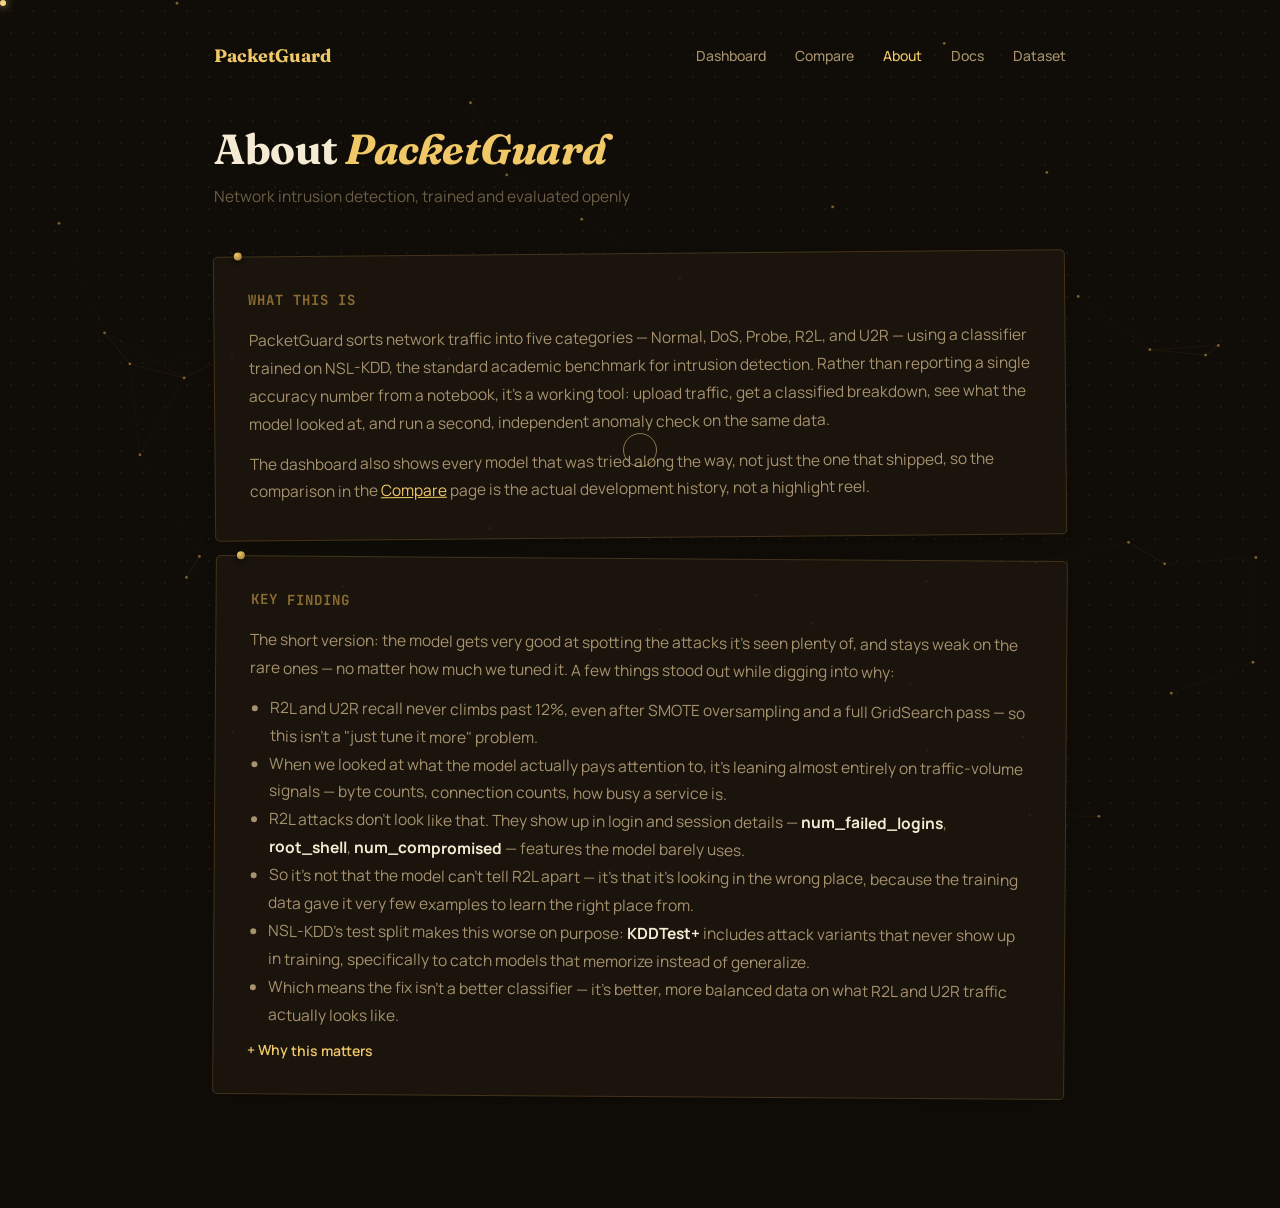
<file: templates/about.html>
<!DOCTYPE html>
<html>
<head>
    <title>About — PacketGuard</title>
    <link rel="preconnect" href="https://fonts.googleapis.com">
    <link href="https://fonts.googleapis.com/css2?family=Fraunces:opsz,wght@9..144,500;9..144,600;9..144,700&family=Manrope:wght@400;500;600;700;800&family=JetBrains+Mono:wght@500;600;700&display=swap" rel="stylesheet">
    <link rel="stylesheet" href="/static/fx.css">
    <style>
        * { box-sizing: border-box; }
        :root {
            --bg: #100D08;
            --panel: rgba(28,22,14,0.88);
            --panel-border: rgba(212,164,78,0.22);
            --gold: #D4A24E;
            --gold-bright: #F0C868;
            --gold-dim: #8A6B32;
            --ink: #F5EAD3;
            --ink-dim: #A6926E;
            --ink-faint: #6B5D45;
        }
        html, body {
            margin: 0; min-height: 100vh; font-family: 'Manrope', sans-serif;
            background: var(--bg); color: var(--ink); position: relative;
        }
        body::before {
            content: ""; position: fixed; inset: 0;
            background-image: radial-gradient(rgba(212,164,78,0.07) 1px, transparent 1px);
            background-size: 22px 22px;
            pointer-events: none; z-index: 1;
        }
        .wrap { max-width: 900px; margin: 0 auto; padding: 44px 24px 90px; position: relative; z-index: 2; }
        nav { display: flex; justify-content: space-between; align-items: center; font-size: 14px; margin-bottom: 56px; }
        nav a { color: var(--ink-dim); text-decoration: none; margin-left: 26px; font-weight: 500; }
        nav a.active { color: var(--gold-bright); }
        .brand { color: var(--gold-bright) !important; font-family: 'Fraunces', serif; font-weight: 700; font-size: 18px; margin-left: 0 !important; }

        h1 { font-family: 'Fraunces', serif; font-weight: 700; font-size: 42px; color: var(--ink); margin: 0 0 10px; letter-spacing: -0.5px; }
        h1 span { color: var(--gold-bright); font-style: italic; }
        .subhead { font-size: 15.5px; color: var(--ink-faint); margin: 0 0 46px; }

        .card {
            background: var(--panel); border: 1px solid var(--panel-border);
            border-radius: 5px; padding: 34px; margin-bottom: 20px; position: relative;
            box-shadow: 0 10px 24px -16px rgba(0,0,0,0.6);
            transition: transform 0.2s ease;
        }
        .card::before {
            content: ""; position: absolute; top: -5px; left: 20px;
            width: 8px; height: 8px; border-radius: 50%;
            background: radial-gradient(circle at 35% 30%, var(--gold-bright), var(--gold-dim));
            box-shadow: 0 2px 5px rgba(0,0,0,0.5);
        }
        .card:hover { transform: rotate(0deg) translateY(-2px) !important; }
        .card h2 {
            font-family: 'JetBrains Mono', monospace;
            font-size: 14px; text-transform: uppercase; letter-spacing: 1px;
            color: var(--gold-dim); margin: 0 0 18px; display: flex; align-items: center;
        }
        .card p, .card ul { font-size: 15.5px; color: var(--ink-dim); line-height: 1.8; margin: 0 0 12px; padding-left: 0; }
        .card ul { padding-left: 20px; }
        .card p:last-child, .card ul:last-child { margin-bottom: 0; }
        .card strong { color: var(--ink); }

        details.exp summary { list-style: none; cursor: pointer; color: var(--gold-bright); font-size: 14px; font-weight: 600; margin-top: 6px; }
        details.exp summary::-webkit-details-marker { display: none; }
        details.exp summary::before { content: "+ "; }
        details.exp[open] summary::before { content: "– "; }
        details.exp .exp-body {
            font-size: 14.5px; color: var(--ink-dim); line-height: 1.75; margin-top: 12px;
            padding-top: 12px; border-top: 1px solid var(--panel-border);
        }

        .card:nth-of-type(1) { transform: rotate(-0.5deg); }
        .card:nth-of-type(2) { transform: rotate(0.4deg); margin-top: 6px; }

        @keyframes popJump {
            0% { opacity: 0; transform: translateY(36px) scale(0.9) rotate(var(--r, 0deg)); }
            55% { opacity: 1; transform: translateY(-8px) scale(1.03) rotate(var(--r, 0deg)); }
            75% { transform: translateY(3px) scale(0.99) rotate(var(--r, 0deg)); }
            100% { opacity: 1; transform: translateY(0) scale(1) rotate(var(--r, 0deg)); }
        }
        .pop { opacity: 0; animation: popJump 0.7s cubic-bezier(.34,1.56,.64,1) forwards; }
        .card.pop:nth-of-type(1) { animation-delay: 0.05s; }
        .card.pop:nth-of-type(2) { animation-delay: 0.15s; }
    </style>
</head>
<body>
<canvas id="pg-bg" class="pg-bg-canvas"></canvas>

<div class="wrap">
    <nav>
        <a href="/" class="brand">PacketGuard</a>
        <div>
            <a href="/dashboard">Dashboard</a>
            <a href="/compare">Compare</a>
            <a href="/about" class="active">About</a>
            <a href="/docs">Docs</a>
            <a href="/dataset">Dataset</a>
        </div>
    </nav>

    <h1>About <span>PacketGuard</span></h1>
    <p class="subhead">Network intrusion detection, trained and evaluated openly</p>

    <div class="card pop" style="--r: -0.5deg;">
        <h2>What This Is</h2>
        <p>PacketGuard sorts network traffic into five categories — Normal, DoS, Probe, R2L,
        and U2R — using a classifier trained on NSL-KDD, the standard academic benchmark for
        intrusion detection. Rather than reporting a single accuracy number from a notebook,
        it's a working tool: upload traffic, get a classified breakdown, see what the model
        looked at, and run a second, independent anomaly check on the same data.</p>
        <p>The dashboard also shows every model that was tried along the way, not just the one
        that shipped, so the comparison in the <a href="/compare" style="color:#F0C868;">Compare</a>
        page is the actual development history, not a highlight reel.</p>
    </div>

    <div class="card pop" style="--r: 0.4deg;">
        <h2>Key Finding</h2>
        <p>The short version: the model gets very good at spotting the attacks it's seen
        plenty of, and stays weak on the rare ones — no matter how much we tuned it. A few
        things stood out while digging into why:</p>
        <ul>
            <li>R2L and U2R recall never climbs past 12%, even after SMOTE oversampling and a
            full GridSearch pass — so this isn't a "just tune it more" problem.</li>
            <li>When we looked at what the model actually pays attention to, it's leaning
            almost entirely on traffic-volume signals — byte counts, connection counts, how
            busy a service is.</li>
            <li>R2L attacks don't look like that. They show up in login and session details —
            <strong>num_failed_logins</strong>, <strong>root_shell</strong>,
            <strong>num_compromised</strong> — features the model barely uses.</li>
            <li>So it's not that the model can't tell R2L apart — it's that it's looking in
            the wrong place, because the training data gave it very few examples to learn the
            right place from.</li>
            <li>NSL-KDD's test split makes this worse on purpose: <strong>KDDTest+</strong>
            includes attack variants that never show up in training, specifically to catch
            models that memorize instead of generalize.</li>
            <li>Which means the fix isn't a better classifier — it's better, more balanced
            data on what R2L and U2R traffic actually looks like.</li>
        </ul>
        <details class="exp">
            <summary>Why this matters</summary>
            <div class="exp-body">
                This is the difference between a tuning problem and a data problem, and it
                changes what you'd try next. Throwing more grid search at this model won't
                move the needle — what would help is either collecting more R2L/U2R examples,
                engineering features closer to what those attacks actually change, or accepting
                that a supervised classifier alone won't catch them and leaning harder on the
                anomaly-detection path instead.
            </div>
        </details>
    </div>
</div>

<script src="/static/fx.js"></script>
</body>
</html>
</file>
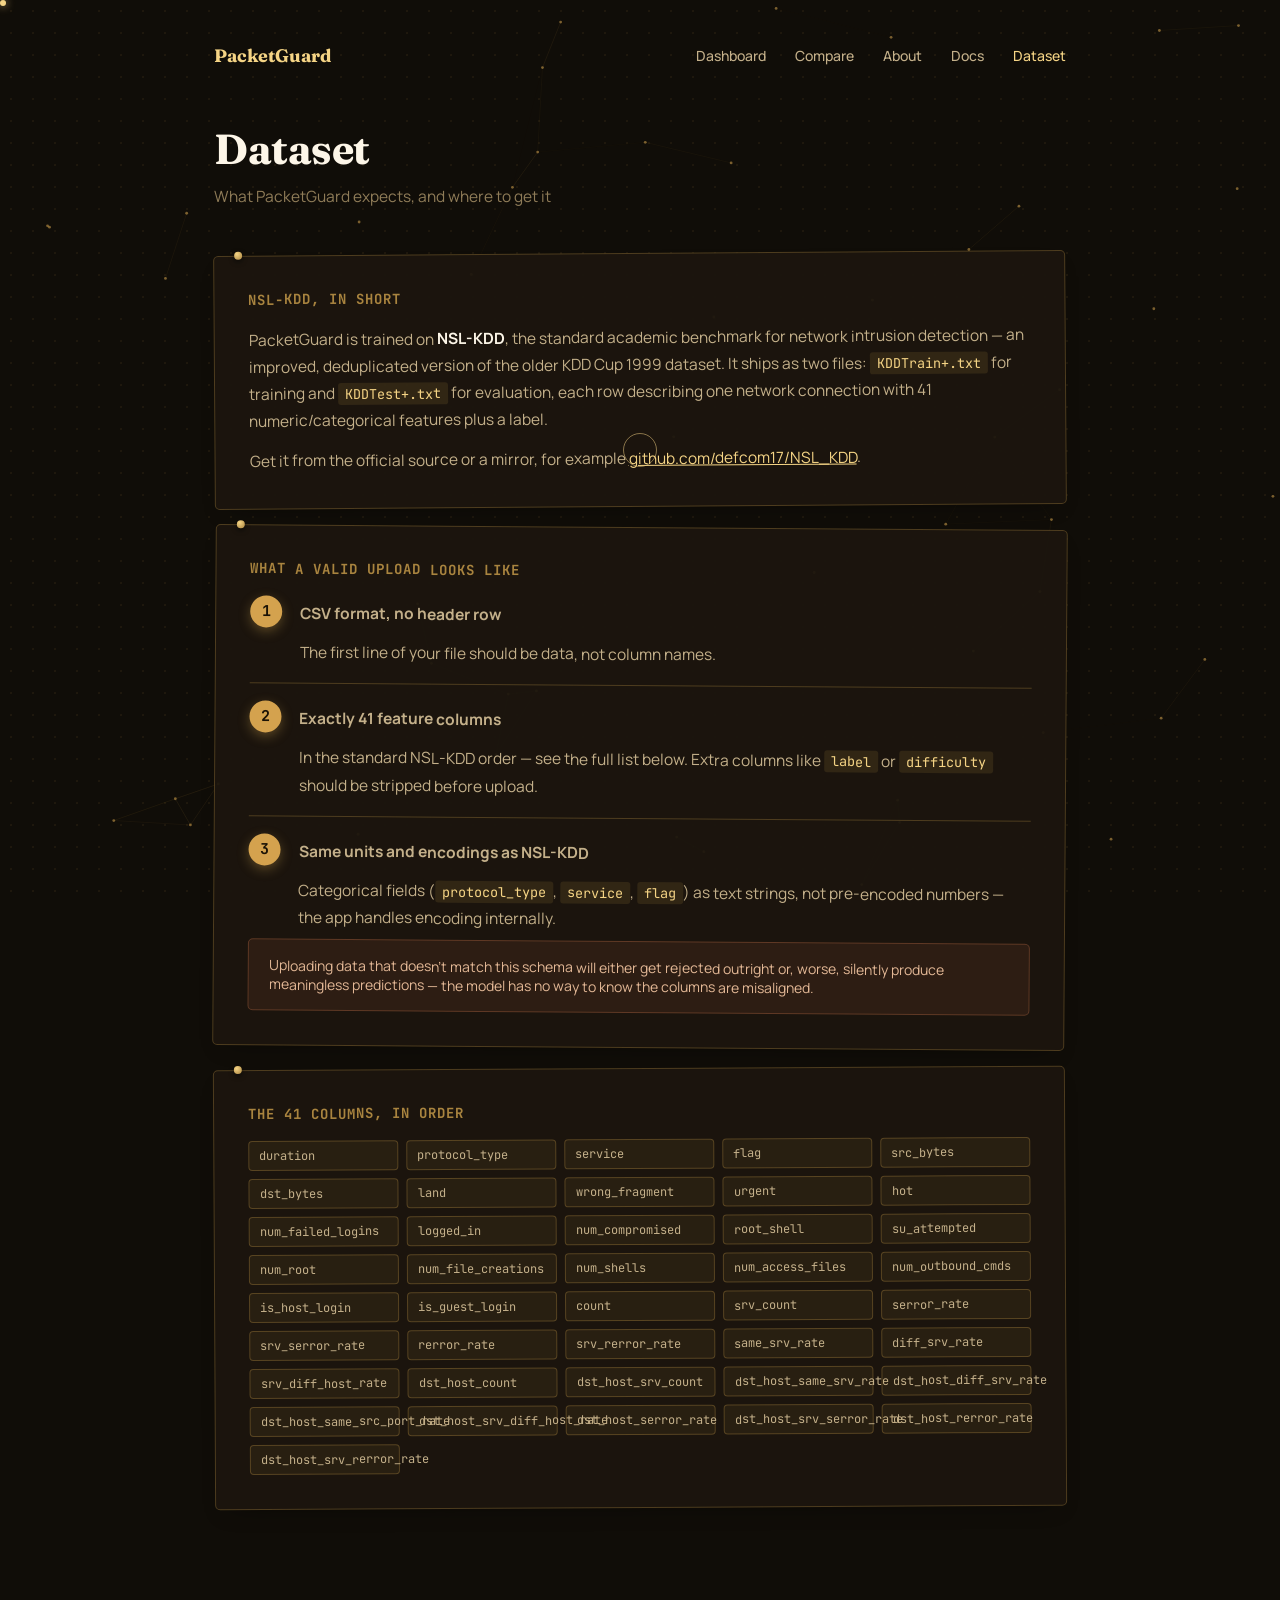
<file: templates/dataset.html>
<!DOCTYPE html>
<html>
<head>
    <title>Dataset — PacketGuard</title>
    <link rel="preconnect" href="https://fonts.googleapis.com">
    <link href="https://fonts.googleapis.com/css2?family=Fraunces:opsz,wght@9..144,500;9..144,600;9..144,700&family=Manrope:wght@400;500;600;700;800&family=JetBrains+Mono:wght@500;600;700&display=swap" rel="stylesheet">
    <link rel="stylesheet" href="/static/fx.css">
    <style>
        * { box-sizing: border-box; }
        :root {
            --bg: #100D08;
            --panel: rgba(28,22,14,0.94);
            --panel-border: rgba(212,164,78,0.28);
            --gold: #D4A24E;
            --gold-bright: #F5D485;
            --gold-dim: #A9843F;
            --ink: #FDF6E8;
            --ink-dim: #C4B08A;
            --ink-faint: #8F7C58;
        }
        html, body {
            margin: 0; min-height: 100vh; font-family: 'Manrope', sans-serif;
            background: var(--bg); color: var(--ink); position: relative;
        }
        body::before {
            content: ""; position: fixed; inset: 0;
            background-image: radial-gradient(rgba(212,164,78,0.08) 1px, transparent 1px);
            background-size: 22px 22px;
            pointer-events: none; z-index: 1;
        }
        .wrap { max-width: 900px; margin: 0 auto; padding: 44px 24px 90px; position: relative; z-index: 2; }
        nav { display: flex; justify-content: space-between; align-items: center; font-size: 14px; margin-bottom: 56px; flex-wrap: wrap; gap: 10px; }
        nav a { color: var(--ink-dim); text-decoration: none; margin-left: 26px; font-weight: 500; }
        nav a.active { color: var(--gold-bright); }
        .brand { color: var(--gold-bright) !important; font-family: 'Fraunces', serif; font-weight: 700; font-size: 18px; margin-left: 0 !important; }

        h1 { font-family: 'Fraunces', serif; font-weight: 700; font-size: 42px; color: var(--ink); margin: 0 0 10px; letter-spacing: -0.5px; }
        .subhead { font-size: 15.5px; color: var(--ink-faint); margin: 0 0 46px; }

        .card {
            background: var(--panel); border: 1px solid var(--panel-border);
            border-radius: 5px; padding: 34px; margin-bottom: 20px; position: relative;
            box-shadow: 0 10px 24px -16px rgba(0,0,0,0.6);
            transition: transform 0.2s ease;
        }
        .card::before {
            content: ""; position: absolute; top: -5px; left: 20px;
            width: 8px; height: 8px; border-radius: 50%;
            background: radial-gradient(circle at 35% 30%, var(--gold-bright), var(--gold-dim));
            box-shadow: 0 2px 5px rgba(0,0,0,0.5);
        }
        .card:hover { transform: rotate(0deg) translateY(-2px) !important; }
        .card h2 {
            font-family: 'JetBrains Mono', monospace;
            font-size: 14px; text-transform: uppercase; letter-spacing: 1px;
            color: var(--gold-dim); margin: 0 0 18px; display: flex; align-items: center;
        }
        .card p { font-size: 15.5px; color: var(--ink-dim); line-height: 1.75; margin: 0 0 12px; }
        .card p:last-child { margin-bottom: 0; }
        .card strong { color: var(--ink); }
        .card code {
            font-family: 'JetBrains Mono', monospace; font-size: 13.5px; color: var(--gold-bright);
            background: rgba(212,164,78,0.12); padding: 2px 7px; border-radius: 3px;
        }
        .card a { color: var(--gold-bright); }

        .col-grid {
            display: grid; grid-template-columns: repeat(auto-fill, minmax(150px, 1fr));
            gap: 8px; margin-top: 6px;
        }
        .col-chip {
            font-family: 'JetBrains Mono', monospace; font-size: 12px; color: var(--ink-dim);
            background: rgba(212,164,78,0.08); border: 1px solid var(--panel-border);
            padding: 6px 10px; border-radius: 4px;
        }

        .steps { list-style: none; margin: 0; padding: 0; counter-reset: step; }
        .step {
            counter-increment: step;
            display: flex; gap: 18px; align-items: flex-start;
            padding: 17px 0; border-bottom: 1px solid var(--panel-border);
        }
        .step:last-child { border-bottom: none; padding-bottom: 0; }
        .step:first-child { padding-top: 0; }
        .step::before {
            content: counter(step);
            font-family: 'JetBrains Mono', monospace; font-weight: 700; font-size: 15px;
            color: #1A1206; background: var(--gold); flex-shrink: 0;
            width: 32px; height: 32px; border-radius: 50%;
            display: flex; align-items: center; justify-content: center;
            box-shadow: 0 4px 12px rgba(212,164,78,0.35);
        }
        .step-body { padding-top: 4px; }
        .step-title { font-size: 16px; font-weight: 700; color: var(--ink); margin: 0 0 5px; }
        .step-desc { font-size: 14.5px; color: var(--ink-dim); line-height: 1.65; margin: 0; }

        .warn {
            background: rgba(212,120,78,0.1); border: 1px solid rgba(212,120,78,0.3);
            border-radius: 5px; padding: 16px 20px; font-size: 14px; color: #E3B896;
            margin-top: 8px;
        }

        .card:nth-of-type(1) { transform: rotate(-0.4deg); }
        .card:nth-of-type(2) { transform: rotate(0.5deg); margin-top: 8px; }
        .card:nth-of-type(3) { transform: rotate(-0.3deg); }

        @keyframes popJump {
            0% { opacity: 0; transform: translateY(36px) scale(0.9) rotate(var(--r, 0deg)); }
            55% { opacity: 1; transform: translateY(-8px) scale(1.03) rotate(var(--r, 0deg)); }
            75% { transform: translateY(3px) scale(0.99) rotate(var(--r, 0deg)); }
            100% { opacity: 1; transform: translateY(0) scale(1) rotate(var(--r, 0deg)); }
        }
        .pop { opacity: 0; animation: popJump 0.7s cubic-bezier(.34,1.56,.64,1) forwards; }
        .card.pop:nth-of-type(1) { animation-delay: 0.05s; }
        .card.pop:nth-of-type(2) { animation-delay: 0.15s; }
        .card.pop:nth-of-type(3) { animation-delay: 0.25s; }
    </style>
</head>
<body>
<canvas id="pg-bg" class="pg-bg-canvas"></canvas>

<div class="wrap">
    <nav>
        <a href="/" class="brand">PacketGuard</a>
        <div>
            <a href="/dashboard">Dashboard</a>
            <a href="/compare">Compare</a>
            <a href="/about">About</a>
            <a href="/docs">Docs</a>
            <a href="/dataset" class="active">Dataset</a>

        </div>
    </nav>

    <h1>Dataset</h1>
    <p class="subhead">What PacketGuard expects, and where to get it</p>

    <div class="card pop" style="--r: -0.4deg;">
        <h2>NSL-KDD, in short</h2>
        <p>PacketGuard is trained on <strong>NSL-KDD</strong>, the standard academic benchmark
        for network intrusion detection — an improved, deduplicated version of the older KDD Cup
        1999 dataset. It ships as two files: <code>KDDTrain+.txt</code> for training and
        <code>KDDTest+.txt</code> for evaluation, each row describing one network connection
        with 41 numeric/categorical features plus a label.</p>
        <p>Get it from the official source or a mirror, for example
        <a href="https://github.com/defcom17/NSL_KDD" target="_blank">github.com/defcom17/NSL_KDD</a>.</p>
    </div>

    <div class="card pop" style="--r: 0.4deg;">
        <h2>What a valid upload looks like</h2>
        <ol class="steps">
            <li class="step">
                <div class="step-body">
                    <p class="step-title">CSV format, no header row</p>
                    <p class="step-desc">The first line of your file should be data, not column names.</p>
                </div>
            </li>
            <li class="step">
                <div class="step-body">
                    <p class="step-title">Exactly 41 feature columns</p>
                    <p class="step-desc">In the standard NSL-KDD order — see the full list below. Extra columns like <code>label</code> or <code>difficulty</code> should be stripped before upload.</p>
                </div>
            </li>
            <li class="step">
                <div class="step-body">
                    <p class="step-title">Same units and encodings as NSL-KDD</p>
                    <p class="step-desc">Categorical fields (<code>protocol_type</code>, <code>service</code>, <code>flag</code>) as text strings, not pre-encoded numbers — the app handles encoding internally.</p>
                </div>
            </li>
        </ol>
        <div class="warn">
            Uploading data that doesn't match this schema will either get rejected outright or,
            worse, silently produce meaningless predictions — the model has no way to know the
            columns are misaligned.
        </div>
    </div>

    <div class="card pop" style="--r: -0.3deg;">
        <h2>The 41 columns, in order</h2>
        <div class="col-grid">
            <span class="col-chip">duration</span>
            <span class="col-chip">protocol_type</span>
            <span class="col-chip">service</span>
            <span class="col-chip">flag</span>
            <span class="col-chip">src_bytes</span>
            <span class="col-chip">dst_bytes</span>
            <span class="col-chip">land</span>
            <span class="col-chip">wrong_fragment</span>
            <span class="col-chip">urgent</span>
            <span class="col-chip">hot</span>
            <span class="col-chip">num_failed_logins</span>
            <span class="col-chip">logged_in</span>
            <span class="col-chip">num_compromised</span>
            <span class="col-chip">root_shell</span>
            <span class="col-chip">su_attempted</span>
            <span class="col-chip">num_root</span>
            <span class="col-chip">num_file_creations</span>
            <span class="col-chip">num_shells</span>
            <span class="col-chip">num_access_files</span>
            <span class="col-chip">num_outbound_cmds</span>
            <span class="col-chip">is_host_login</span>
            <span class="col-chip">is_guest_login</span>
            <span class="col-chip">count</span>
            <span class="col-chip">srv_count</span>
            <span class="col-chip">serror_rate</span>
            <span class="col-chip">srv_serror_rate</span>
            <span class="col-chip">rerror_rate</span>
            <span class="col-chip">srv_rerror_rate</span>
            <span class="col-chip">same_srv_rate</span>
            <span class="col-chip">diff_srv_rate</span>
            <span class="col-chip">srv_diff_host_rate</span>
            <span class="col-chip">dst_host_count</span>
            <span class="col-chip">dst_host_srv_count</span>
            <span class="col-chip">dst_host_same_srv_rate</span>
            <span class="col-chip">dst_host_diff_srv_rate</span>
            <span class="col-chip">dst_host_same_src_port_rate</span>
            <span class="col-chip">dst_host_srv_diff_host_rate</span>
            <span class="col-chip">dst_host_serror_rate</span>
            <span class="col-chip">dst_host_srv_serror_rate</span>
            <span class="col-chip">dst_host_rerror_rate</span>
            <span class="col-chip">dst_host_srv_rerror_rate</span>
        </div>
    </div>
</div>

<script src="/static/fx.js"></script>
</body>
</html>
</file>
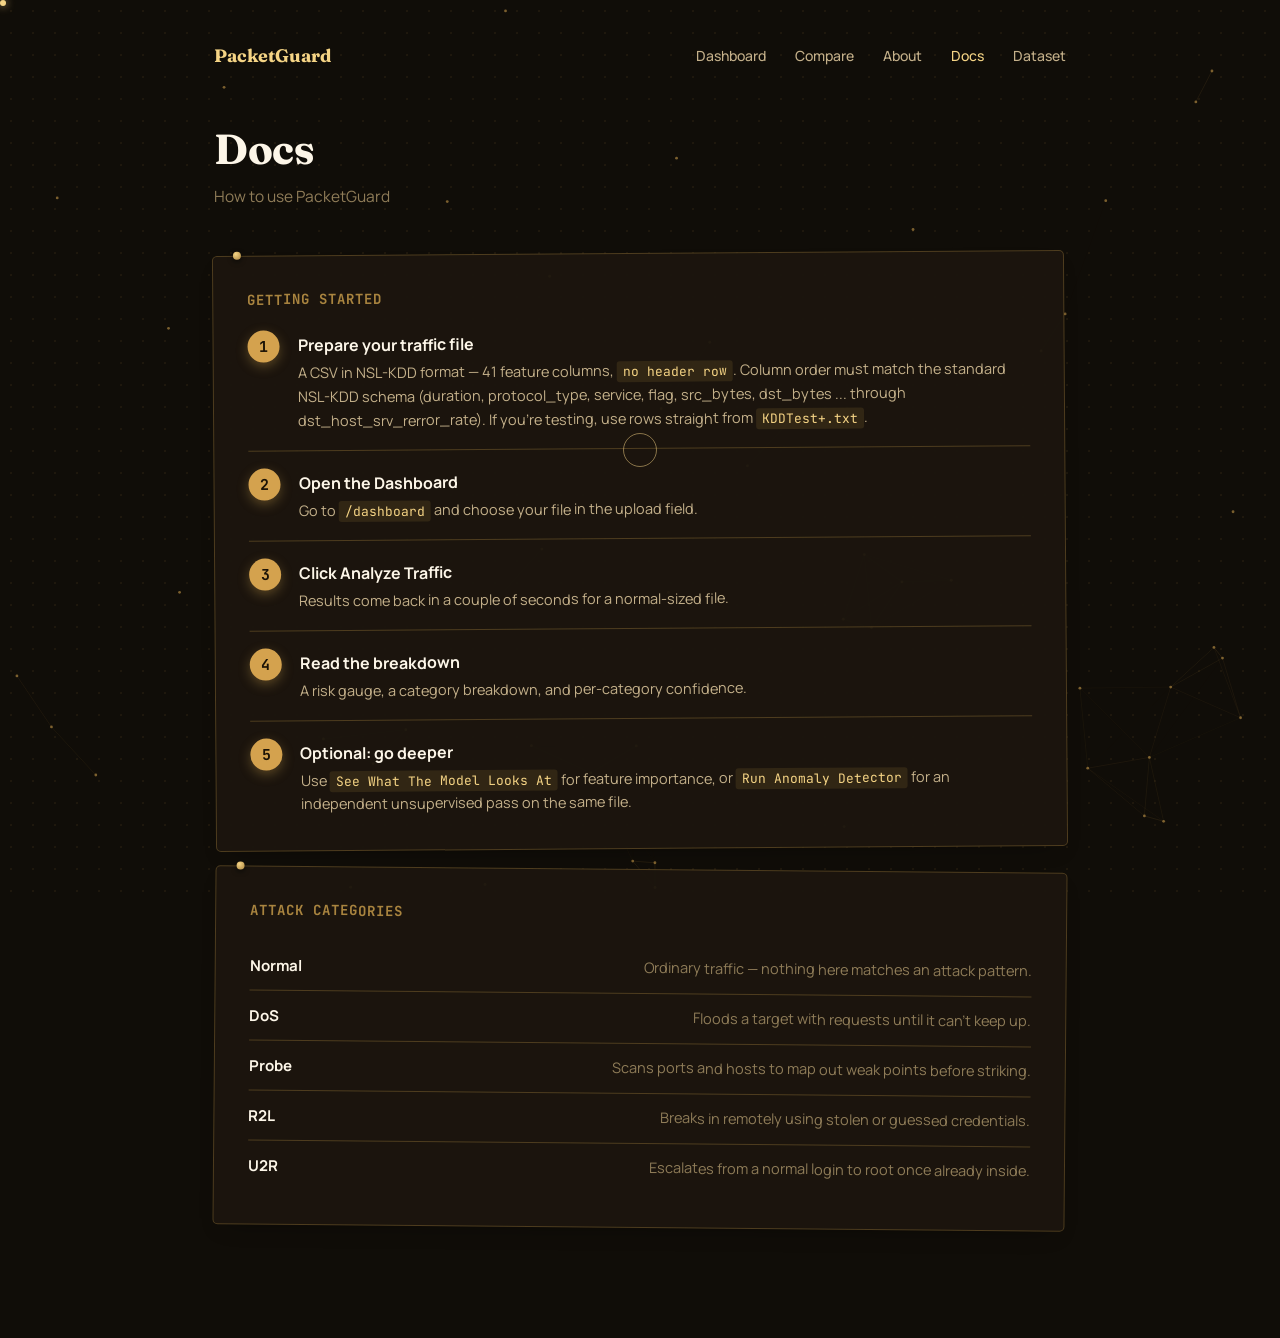
<file: templates/docs.html>
<!DOCTYPE html>
<html>
<head>
    <title>Docs — PacketGuard</title>
    <link rel="preconnect" href="https://fonts.googleapis.com">
    <link href="https://fonts.googleapis.com/css2?family=Fraunces:opsz,wght@9..144,500;9..144,600;9..144,700&family=Manrope:wght@400;500;600;700;800&family=JetBrains+Mono:wght@500;600;700&display=swap" rel="stylesheet">
    <link rel="stylesheet" href="/static/fx.css">
    <style>
        * { box-sizing: border-box; }
        :root {
            --bg: #100D08;
            --panel: rgba(28,22,14,0.94);
            --panel-border: rgba(212,164,78,0.28);
            --gold: #D4A24E;
            --gold-bright: #F5D485;
            --gold-dim: #A9843F;
            --ink: #FDF6E8;
            --ink-dim: #C4B08A;
            --ink-faint: #8F7C58;
        }
        html, body {
            margin: 0; min-height: 100vh; font-family: 'Manrope', sans-serif;
            background: var(--bg); color: var(--ink); position: relative;
        }
        body::before {
            content: ""; position: fixed; inset: 0;
            background-image: radial-gradient(rgba(212,164,78,0.08) 1px, transparent 1px);
            background-size: 22px 22px;
            pointer-events: none; z-index: 1;
        }
        .wrap { max-width: 900px; margin: 0 auto; padding: 44px 24px 90px; position: relative; z-index: 2; }
        nav { display: flex; justify-content: space-between; align-items: center; font-size: 14px; margin-bottom: 56px; }
        nav a { color: var(--ink-dim); text-decoration: none; margin-left: 26px; font-weight: 500; }
        nav a.active { color: var(--gold-bright); }
        .brand { color: var(--gold-bright) !important; font-family: 'Fraunces', serif; font-weight: 700; font-size: 18px; margin-left: 0 !important; }

        h1 { font-family: 'Fraunces', serif; font-weight: 700; font-size: 42px; color: var(--ink); margin: 0 0 10px; letter-spacing: -0.5px; }
        .subhead { font-size: 15.5px; color: var(--ink-faint); margin: 0 0 46px; }

        .card {
            background: var(--panel); border: 1px solid var(--panel-border);
            border-radius: 5px; padding: 34px; margin-bottom: 20px; position: relative;
            box-shadow: 0 10px 24px -16px rgba(0,0,0,0.6);
            transition: transform 0.2s ease;
        }
        .card::before {
            content: ""; position: absolute; top: -5px; left: 20px;
            width: 8px; height: 8px; border-radius: 50%;
            background: radial-gradient(circle at 35% 30%, var(--gold-bright), var(--gold-dim));
            box-shadow: 0 2px 5px rgba(0,0,0,0.5);
        }
        .card:hover { transform: rotate(0deg) translateY(-2px) !important; }
        .card h2 {
            font-family: 'JetBrains Mono', monospace;
            font-size: 14px; text-transform: uppercase; letter-spacing: 1px;
            color: var(--gold-dim); margin: 0 0 22px; display: flex; align-items: center;
        }

        .steps { list-style: none; margin: 0; padding: 0; counter-reset: step; }
        .step {
            counter-increment: step;
            display: flex; gap: 18px; align-items: flex-start;
            padding: 17px 0; border-bottom: 1px solid var(--panel-border);
        }
        .step:last-child { border-bottom: none; padding-bottom: 0; }
        .step:first-child { padding-top: 0; }
        .step::before {
            content: counter(step);
            font-family: 'JetBrains Mono', monospace; font-weight: 700; font-size: 15px;
            color: #1A1206; background: var(--gold); flex-shrink: 0;
            width: 32px; height: 32px; border-radius: 50%;
            display: flex; align-items: center; justify-content: center;
            box-shadow: 0 4px 12px rgba(212,164,78,0.35);
        }
        .step-body { padding-top: 4px; }
        .step-title { font-size: 16px; font-weight: 700; color: var(--ink); margin: 0 0 5px; }
        .step-desc { font-size: 14.5px; color: var(--ink-dim); line-height: 1.65; margin: 0; }
        .step-desc code {
            font-family: 'JetBrains Mono', monospace; font-size: 13px; color: var(--gold-bright);
            background: rgba(212,164,78,0.12); padding: 2px 6px; border-radius: 3px;
        }

        .cat-row {
            display: flex; justify-content: space-between; font-size: 15px;
            padding: 14px 0; border-bottom: 1px solid var(--panel-border);
        }
        .cat-row:last-child { border-bottom: none; }
        .cat-name { color: var(--ink); font-weight: 700; }
        .cat-desc { color: var(--ink-faint); text-align: right; max-width: 60%; font-size: 14.5px; }

        .card:nth-of-type(1) { transform: rotate(-0.4deg); }
        .card:nth-of-type(2) { transform: rotate(0.5deg); margin-top: 8px; }

        @keyframes popJump {
            0% { opacity: 0; transform: translateY(36px) scale(0.9) rotate(var(--r, 0deg)); }
            55% { opacity: 1; transform: translateY(-8px) scale(1.03) rotate(var(--r, 0deg)); }
            75% { transform: translateY(3px) scale(0.99) rotate(var(--r, 0deg)); }
            100% { opacity: 1; transform: translateY(0) scale(1) rotate(var(--r, 0deg)); }
        }
        .pop { opacity: 0; animation: popJump 0.7s cubic-bezier(.34,1.56,.64,1) forwards; }
        .card.pop:nth-of-type(1) { animation-delay: 0.05s; }
        .card.pop:nth-of-type(2) { animation-delay: 0.15s; }
    </style>
</head>
<body>
<canvas id="pg-bg" class="pg-bg-canvas"></canvas>

<div class="wrap">
    <nav>
        <a href="/" class="brand">PacketGuard</a>
        <div>
            <a href="/dashboard">Dashboard</a>
            <a href="/compare">Compare</a>
            <a href="/about">About</a>
            <a href="/docs" class="active">Docs</a>
            <a href="/dataset">Dataset</a>
        </div>
    </nav>

    <h1>Docs</h1>
    <p class="subhead">How to use PacketGuard</p>

    <div class="card pop" style="--r: -0.4deg;">
        <h2>Getting Started</h2>
        <ol class="steps">
            <li class="step">
                <div class="step-body">
                    <p class="step-title">Prepare your traffic file</p>
                    <p class="step-desc">A CSV in NSL-KDD format — 41 feature columns, <code>no header row</code>. Column order must match the standard NSL-KDD schema (duration, protocol_type, service, flag, src_bytes, dst_bytes ... through dst_host_srv_rerror_rate). If you're testing, use rows straight from <code>KDDTest+.txt</code>.</p>
                </div>
            </li>
            <li class="step">
                <div class="step-body">
                    <p class="step-title">Open the Dashboard</p>
                    <p class="step-desc">Go to <code>/dashboard</code> and choose your file in the upload field.</p>
                </div>
            </li>
            <li class="step">
                <div class="step-body">
                    <p class="step-title">Click Analyze Traffic</p>
                    <p class="step-desc">Results come back in a couple of seconds for a normal-sized file.</p>
                </div>
            </li>
            <li class="step">
                <div class="step-body">
                    <p class="step-title">Read the breakdown</p>
                    <p class="step-desc">A risk gauge, a category breakdown, and per-category confidence.</p>
                </div>
            </li>
            <li class="step">
                <div class="step-body">
                    <p class="step-title">Optional: go deeper</p>
                    <p class="step-desc">Use <code>See What The Model Looks At</code> for feature importance, or <code>Run Anomaly Detector</code> for an independent unsupervised pass on the same file.</p>
                </div>
            </li>
        </ol>
    </div>

    <div class="card pop" style="--r: 0.5deg;">
        <h2>Attack Categories</h2>
        <div class="cat-row"><span class="cat-name">Normal</span><span class="cat-desc">Ordinary traffic — nothing here matches an attack pattern.</span></div>
        <div class="cat-row"><span class="cat-name">DoS</span><span class="cat-desc">Floods a target with requests until it can't keep up.</span></div>
        <div class="cat-row"><span class="cat-name">Probe</span><span class="cat-desc">Scans ports and hosts to map out weak points before striking.</span></div>
        <div class="cat-row"><span class="cat-name">R2L</span><span class="cat-desc">Breaks in remotely using stolen or guessed credentials.</span></div>
        <div class="cat-row"><span class="cat-name">U2R</span><span class="cat-desc">Escalates from a normal login to root once already inside.</span></div>
    </div>
</div>

<script src="/static/fx.js"></script>
</body>
</html>
</file>
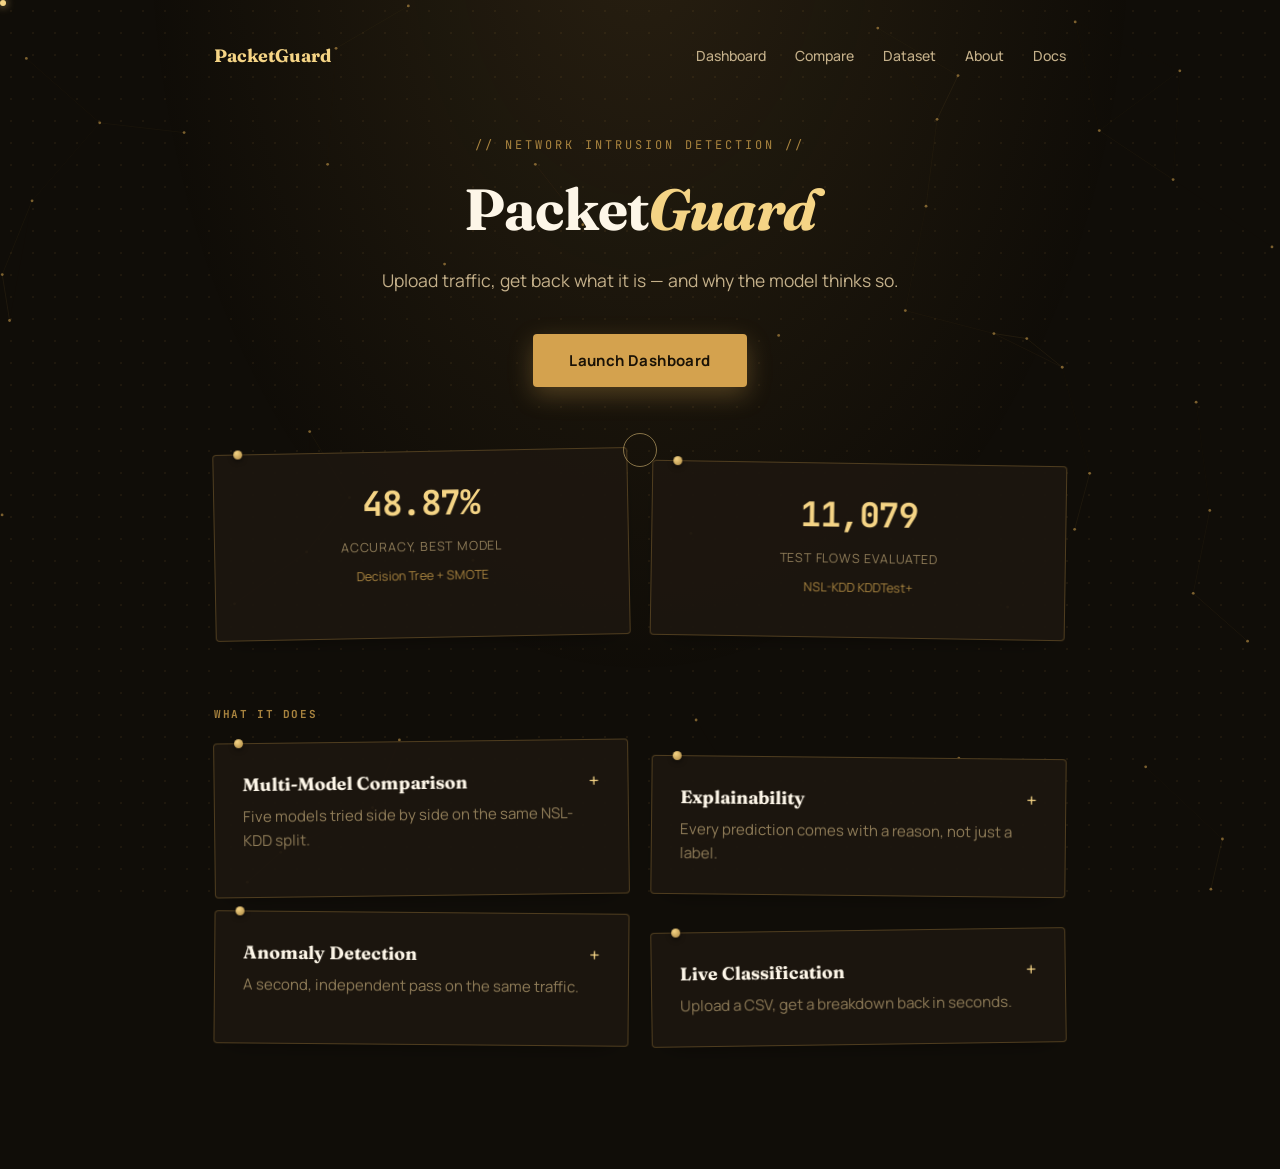
<file: templates/landing.html>
<!DOCTYPE html>
<html>
<head>
    <title>PacketGuard — Network Intrusion Detection</title>
    <link rel="preconnect" href="https://fonts.googleapis.com">
    <link href="https://fonts.googleapis.com/css2?family=Fraunces:opsz,wght@9..144,500;9..144,600;9..144,700&family=Manrope:wght@400;500;600;700;800&family=JetBrains+Mono:wght@500;600;700&display=swap" rel="stylesheet">
    <link rel="stylesheet" href="/static/fx.css">
    <style>
        * { box-sizing: border-box; }
        :root {
            --bg: #100D08;
            --panel-solid: #1C160E;
            --panel: rgba(28,22,14,0.94);
            --panel-border: rgba(212,164,78,0.28);
            --gold: #D4A24E;
            --gold-bright: #F5D485;
            --gold-dim: #A9843F;
            --ink: #FDF6E8;
            --ink-dim: #C4B08A;
            --ink-faint: #8F7C58;
        }
        html, body {
            margin: 0; min-height: 100vh; font-family: 'Manrope', sans-serif;
            background: var(--bg); color: var(--ink); position: relative;
        }
        body::before {
            content: ""; position: fixed; inset: 0;
            background-image: radial-gradient(rgba(212,164,78,0.08) 1px, transparent 1px);
            background-size: 22px 22px;
            pointer-events: none; z-index: 1;
        }
        body::after {
            content: ""; position: fixed; inset: 0;
            background: radial-gradient(ellipse at 50% -10%, rgba(212,164,78,0.12), transparent 55%);
            pointer-events: none; z-index: 1;
        }
        .wrap { max-width: 900px; margin: 0 auto; padding: 44px 24px 100px; position: relative; z-index: 2; }

        nav { display: flex; justify-content: space-between; align-items: center; font-size: 14px; margin-bottom: 70px; flex-wrap: wrap; gap: 10px; }
        nav a { color: var(--ink-dim); text-decoration: none; margin-left: 26px; font-weight: 500; }
        nav a.active { color: var(--gold-bright); }
        .brand {
            color: var(--gold-bright) !important; font-family: 'Fraunces', serif;
            font-weight: 700; font-size: 18px; margin-left: 0 !important;
        }

        .hero { text-align: center; margin-bottom: 50px; }
        .eyebrow {
            font-family: 'JetBrains Mono', monospace; font-size: 12px; letter-spacing: 3px;
            text-transform: uppercase; color: var(--gold-dim); margin: 0 0 20px;
        }
        .eyebrow::before { content: "// "; }
        .eyebrow::after { content: " //"; }
        h1 {
            font-family: 'Fraunces', serif; font-weight: 700; font-size: 58px; margin: 0 0 20px;
            letter-spacing: -1px; color: var(--ink); font-style: normal;
        }
        h1 span { color: var(--gold-bright); font-style: italic; }
        .tagline { font-size: 17.5px; color: var(--ink-dim); max-width: 520px; margin: 0 auto 38px; line-height: 1.75; }

        .cta {
            display: inline-block; font-weight: 700; font-size: 15px; letter-spacing: 0.4px;
            text-decoration: none; background: var(--gold); color: #1A1206;
            padding: 16px 36px; border-radius: 4px;
            box-shadow: 0 8px 24px rgba(212,164,78,0.3);
            transition: box-shadow 0.15s, transform 0.1s, background 0.15s;
        }
        .cta:hover { box-shadow: 0 10px 30px rgba(212,164,78,0.45); transform: translateY(-1px); background: var(--gold-bright); }

        .case-card {
            background: var(--panel); border: 1px solid var(--panel-border);
            border-radius: 4px; position: relative;
            box-shadow: 0 10px 24px -14px rgba(0,0,0,0.6);
            transition: transform 0.25s ease;
        }
        .case-card::before {
            content: ""; position: absolute; top: -5px; left: 20px;
            width: 9px; height: 9px; border-radius: 50%;
            background: radial-gradient(circle at 35% 30%, var(--gold-bright), var(--gold-dim));
            box-shadow: 0 2px 5px rgba(0,0,0,0.5);
        }
        .case-card:hover { transform: rotate(0deg) translateY(-2px) !important; }

        .stats {
            display: grid; grid-template-columns: repeat(2, 1fr); gap: 22px;
            margin: 64px 0 70px;
        }
        .stat { padding: 28px 18px; text-align: center; }
        .stat:nth-child(1) { transform: rotate(-1.1deg); }
        .stat:nth-child(2) { transform: rotate(0.9deg); margin-top: 12px; }
        .stat-num {
            font-family: 'JetBrains Mono', monospace; font-weight: 700; font-size: 34px;
            color: var(--gold-bright); margin: 0 0 8px; letter-spacing: -0.5px;
        }
        .stat-label { font-size: 12.5px; color: var(--ink-faint); text-transform: uppercase; letter-spacing: 0.8px; }
        .stat-sub { font-size: 12.5px; color: var(--gold-dim); margin-top: 5px; }

        .sec-label {
            font-family: 'JetBrains Mono', monospace; font-size: 11px; font-weight: 700;
            letter-spacing: 1.6px; text-transform: uppercase; color: var(--gold-dim); margin: 0 0 20px;
        }

        .features { display: grid; grid-template-columns: 1fr 1fr; gap: 22px; margin-bottom: 24px; position: relative; }

        .features-dim {
            position: absolute; inset: -24px;
            background: rgba(8,6,3,0.65);
            border-radius: 10px;
            z-index: 20;
            opacity: 0; pointer-events: none;
            transition: opacity 0.2s;
        }
        .features-dim.show { opacity: 1; pointer-events: auto; }

        .feature { padding: 28px; cursor: pointer; position: relative; z-index: 10; }
        .feature:nth-child(2) { transform: rotate(-0.7deg); }
        .feature:nth-child(3) { transform: rotate(0.6deg); margin-top: 16px; }
        .feature:nth-child(4) { transform: rotate(0.5deg); margin-top: -6px; }
        .feature:nth-child(5) { transform: rotate(-0.8deg); margin-top: 12px; }
        .feature.open { z-index: 30; }

        .feature-title {
            font-family: 'Fraunces', serif; font-weight: 700; font-size: 18px; color: var(--ink); margin: 0;
            display: flex; justify-content: space-between; align-items: center;
        }
        .feature-title::after {
            content: "+"; color: var(--gold-bright); font-weight: 700; font-size: 19px;
            transition: transform 0.2s; flex-shrink: 0; margin-left: 10px;
        }
        .feature.open .feature-title::after { transform: rotate(45deg); }
        .feature-desc { font-size: 15px; color: var(--ink-faint); line-height: 1.6; margin: 9px 0 0; }

        .feature-popover {
            position: absolute;
            top: 0; left: 0;
            width: 100%; min-height: 100%;
            background: var(--panel-solid);
            border: 1px solid var(--gold-dim);
            border-radius: 4px;
            padding: 28px;
            box-shadow: 0 26px 50px -14px rgba(0,0,0,0.85);
            transform-origin: top left;
            transform: scale(0.94);
            opacity: 0;
            pointer-events: none;
            transition: transform 0.2s cubic-bezier(.2,.9,.3,1.3), opacity 0.15s;
        }
        .feature.open .feature-popover {
            transform: scale(1);
            opacity: 1;
            pointer-events: auto;
        }
        .feature-detail {
            font-size: 15px; color: var(--ink-dim); line-height: 1.75; margin-top: 15px;
            padding-top: 15px; border-top: 1px solid var(--panel-border);
        }
        @media (max-width: 640px) {
            .features { grid-template-columns: 1fr; }
            .feature:nth-child(n) { margin-top: 12px; transform: rotate(0deg); }
            .feature-popover { position: static; width: 100%; transform: none; opacity: 1; pointer-events: auto; display: none; box-shadow: none; margin-top: 14px; }
            .feature.open .feature-popover { display: block; }
            .features-dim { display: none; }
        }

        .intro-overlay {
            position: fixed; inset: 0; z-index: 999;
            background: var(--bg);
            display: flex; align-items: center; justify-content: center; flex-direction: column;
            animation: introHide 1.5s ease forwards;
        }
        .intro-logo-wrap { position: relative; width: 150px; height: 150px; }
        .intro-ring {
            position: absolute; inset: 0; border-radius: 50%;
            border: 1px solid rgba(212,164,78,0.4);
            animation: ringPulse 1.5s ease-out forwards;
        }
        .intro-logo {
            width: 100%; height: 100%;
            filter: drop-shadow(0 0 22px rgba(212,164,78,0.6));
            animation: logoPop 1.1s cubic-bezier(.34,1.56,.64,1) forwards;
        }
        .intro-tag {
            font-family: 'JetBrains Mono', monospace; font-size: 12px; letter-spacing: 1px;
            color: var(--gold-dim); margin-top: 18px; opacity: 0;
            animation: tagFade 1.5s ease forwards;
        }
        @keyframes tagFade {
            0%, 30% { opacity: 0; transform: translateY(4px); }
            50%, 78% { opacity: 1; transform: translateY(0); }
            100% { opacity: 0; }
        }
        @keyframes logoPop {
            0% { transform: scale(0.3); opacity: 0; }
            50% { transform: scale(1.15); opacity: 1; }
            70% { transform: scale(0.97); }
            100% { transform: scale(1); opacity: 1; }
        }
        @keyframes ringPulse {
            0% { transform: scale(0.6); opacity: 0; }
            45% { transform: scale(1.4); opacity: 0.7; }
            100% { transform: scale(2.1); opacity: 0; }
        }
        @keyframes introHide {
            0%, 55% { opacity: 1; pointer-events: all; }
            100% { opacity: 0; pointer-events: none; visibility: hidden; }
        }

        @keyframes popJump {
            0% { opacity: 0; transform: translateY(40px) scale(0.88) rotate(var(--r, 0deg)); }
            50% { opacity: 1; transform: translateY(-10px) scale(1.04) rotate(var(--r, 0deg)); }
            70% { transform: translateY(4px) scale(0.98) rotate(var(--r, 0deg)); }
            85% { transform: translateY(-1px) scale(1.005) rotate(var(--r, 0deg)); }
            100% { opacity: 1; transform: translateY(0) scale(1) rotate(var(--r, 0deg)); }
        }
        .pop { opacity: 0; animation: popJump 0.75s cubic-bezier(.34,1.56,.64,1) forwards; }
        .stat.pop:nth-child(1) { --r: -1.1deg; animation-delay: 1.5s; }
        .stat.pop:nth-child(2) { --r: 0.9deg; animation-delay: 1.6s; }
        .feature.pop:nth-child(2) { --r: -0.7deg; animation-delay: 1.7s; }
        .feature.pop:nth-child(3) { --r: 0.6deg; animation-delay: 1.8s; }
        .feature.pop:nth-child(4) { --r: 0.5deg; animation-delay: 1.9s; }
        .feature.pop:nth-child(5) { --r: -0.8deg; animation-delay: 2.0s; }
    </style>
</head>
<body>
<canvas id="pg-bg" class="pg-bg-canvas"></canvas>

<div class="intro-overlay">
    <div class="intro-logo-wrap">
        <div class="intro-ring"></div>
        <svg class="intro-logo" viewBox="0 0 24 24" fill="none" stroke="#D4A24E" stroke-width="1.3" stroke-linecap="round" stroke-linejoin="round">
            <path d="M12 2l8 4v6c0 5-3.5 8.5-8 10-4.5-1.5-8-5-8-10V6l8-4z"/>
            <circle cx="12" cy="10" r="1.4" fill="#D4A24E" stroke="none"/>
            <circle cx="9" cy="14.5" r="1" fill="#D4A24E" stroke="none"/>
            <circle cx="15" cy="14.5" r="1" fill="#D4A24E" stroke="none"/>
            <path d="M12 10L9 14.5M12 10L15 14.5" stroke-width="0.9"/>
        </svg>
    </div>
    <p class="intro-tag">reading every packet so you don't have to</p>
</div>

<div class="wrap">
    <nav>
        <a href="/" class="brand">PacketGuard</a>
        <div>
            <a href="/dashboard">Dashboard</a>
            <a href="/compare">Compare</a>
            <a href="/dataset">Dataset</a>
            <a href="/about">About</a>
            <a href="/docs">Docs</a>
        </div>
    </nav>

    <div class="hero">
        <p class="eyebrow">Network Intrusion Detection</p>
        <h1>Packet<span>Guard</span></h1>
        <p class="tagline">Upload traffic, get back what it is — and why the model thinks so.</p>
        <a href="/dashboard" class="cta">Launch Dashboard</a>
    </div>

    <div class="stats">
        <div class="stat case-card pop">
            <p class="stat-num" id="statAcc">0%</p>
            <p class="stat-label">Accuracy, Best Model</p>
            <p class="stat-sub">Decision Tree + SMOTE</p>
        </div>
        <div class="stat case-card pop">
            <p class="stat-num" id="statFlows">0</p>
            <p class="stat-label">Test Flows Evaluated</p>
            <p class="stat-sub">NSL-KDD KDDTest+</p>
        </div>
    </div>

    <p class="sec-label">What It Does</p>
    <div class="features">
        <div class="features-dim" id="featuresDim" onclick="closeAllFeatures()"></div>

        <div class="feature case-card pop" onclick="toggleFeature(this, event)">
            <p class="feature-title">Multi-Model Comparison</p>
            <p class="feature-desc">Five models tried side by side on the same NSL-KDD split.</p>
            <div class="feature-popover">
                <p class="feature-title">Multi-Model Comparison</p>
                <p class="feature-detail">Random Forest, SMOTE-balanced variants, a Decision Tree,
                and a voting ensemble were all trained on the same data and evaluated on the same
                held-out test set — not just the winner, so you can see what tuning actually changed
                and what it didn't.</p>
            </div>
        </div>
        <div class="feature case-card pop" onclick="toggleFeature(this, event)">
            <p class="feature-title">Explainability</p>
            <p class="feature-desc">Every prediction comes with a reason, not just a label.</p>
            <div class="feature-popover">
                <p class="feature-title">Explainability</p>
                <p class="feature-detail">Feature-importance scores show which traffic attributes
                the model actually weighed — usually volume and connection-count features — which
                is also how we found where the model was falling short.</p>
            </div>
        </div>
        <div class="feature case-card pop" onclick="toggleFeature(this, event)">
            <p class="feature-title">Anomaly Detection</p>
            <p class="feature-desc">A second, independent pass on the same traffic.</p>
            <div class="feature-popover">
                <p class="feature-title">Anomaly Detection</p>
                <p class="feature-detail">An Isolation Forest runs alongside the classifier and
                flags statistically unusual flows without needing a label for them — it won't tell
                you what kind of attack it is, but it can catch things the classifier never saw
                in training.</p>
            </div>
        </div>
        <div class="feature case-card pop" onclick="toggleFeature(this, event)">
            <p class="feature-title">Live Classification</p>
            <p class="feature-desc">Upload a CSV, get a breakdown back in seconds.</p>
            <div class="feature-popover">
                <p class="feature-title">Live Classification</p>
                <p class="feature-detail">Drop in a traffic file and see category counts,
                per-category confidence, and an overall risk read — no notebook, no separate
                script to run.</p>
            </div>
        </div>
    </div>
</div>

<script src="/static/fx.js"></script>
<script>
    function toggleFeature(card, e) {
        e.stopPropagation();
        const isOpen = card.classList.contains("open");
        closeAllFeatures();
        if (!isOpen) {
            card.classList.add("open");
            document.getElementById("featuresDim").classList.add("show");
        }
    }
    function closeAllFeatures() {
        document.querySelectorAll(".feature.open").forEach(el => el.classList.remove("open"));
        document.getElementById("featuresDim").classList.remove("show");
    }

    function countUp(el, target, decimals, suffix, delay) {
        const duration = 1400;
        setTimeout(() => {
            const start = performance.now();
            function tick(now) {
                const p = Math.min((now - start) / duration, 1);
                const eased = 1 - Math.pow(1 - p, 3);
                const val = target * eased;
                el.textContent = (decimals ? val.toFixed(decimals) : Math.round(val).toLocaleString()) + suffix;
                if (p < 1) requestAnimationFrame(tick);
                else el.textContent = (decimals ? target.toFixed(decimals) : target.toLocaleString()) + suffix;
            }
            requestAnimationFrame(tick);
        }, delay);
    }
    countUp(document.getElementById("statAcc"), 79.89, 2, "%", 1550);
    countUp(document.getElementById("statFlows"), 22544, 0, "", 1650);
</script>
</body>
</html>
</file>
<file: static/fx.css>
.pg-cursor-dot, .pg-cursor-ring {
    position: fixed;
    top: 0; left: 0;
    pointer-events: none;
    z-index: 9999;
    border-radius: 50%;
    will-change: transform;
}
.pg-cursor-dot {
    width: 6px; height: 6px;
    background: #F5D485;
    box-shadow: 0 0 8px rgba(245,212,133,0.85);
}
.pg-cursor-ring {
    width: 34px; height: 34px;
    border: 1px solid rgba(245,212,133,0.5);
    transition: width .18s ease, height .18s ease, border-color .18s ease, background .18s ease;
}
.pg-cursor-ring.pg-hover {
    width: 54px; height: 54px;
    border-color: #F5D485;
    background: rgba(245,212,133,0.07);
}
.pg-cursor-ring.pg-active {
    width: 24px; height: 24px;
    background: rgba(245,212,133,0.16);
}
@media (pointer: coarse) {
    .pg-cursor-dot, .pg-cursor-ring { display: none; }
}
body.pg-cursor-on, body.pg-cursor-on * { cursor: none !important; }

.pg-bg-canvas {
    position: fixed;
    inset: 0;
    z-index: 0;
    pointer-events: none;
}
</file>
